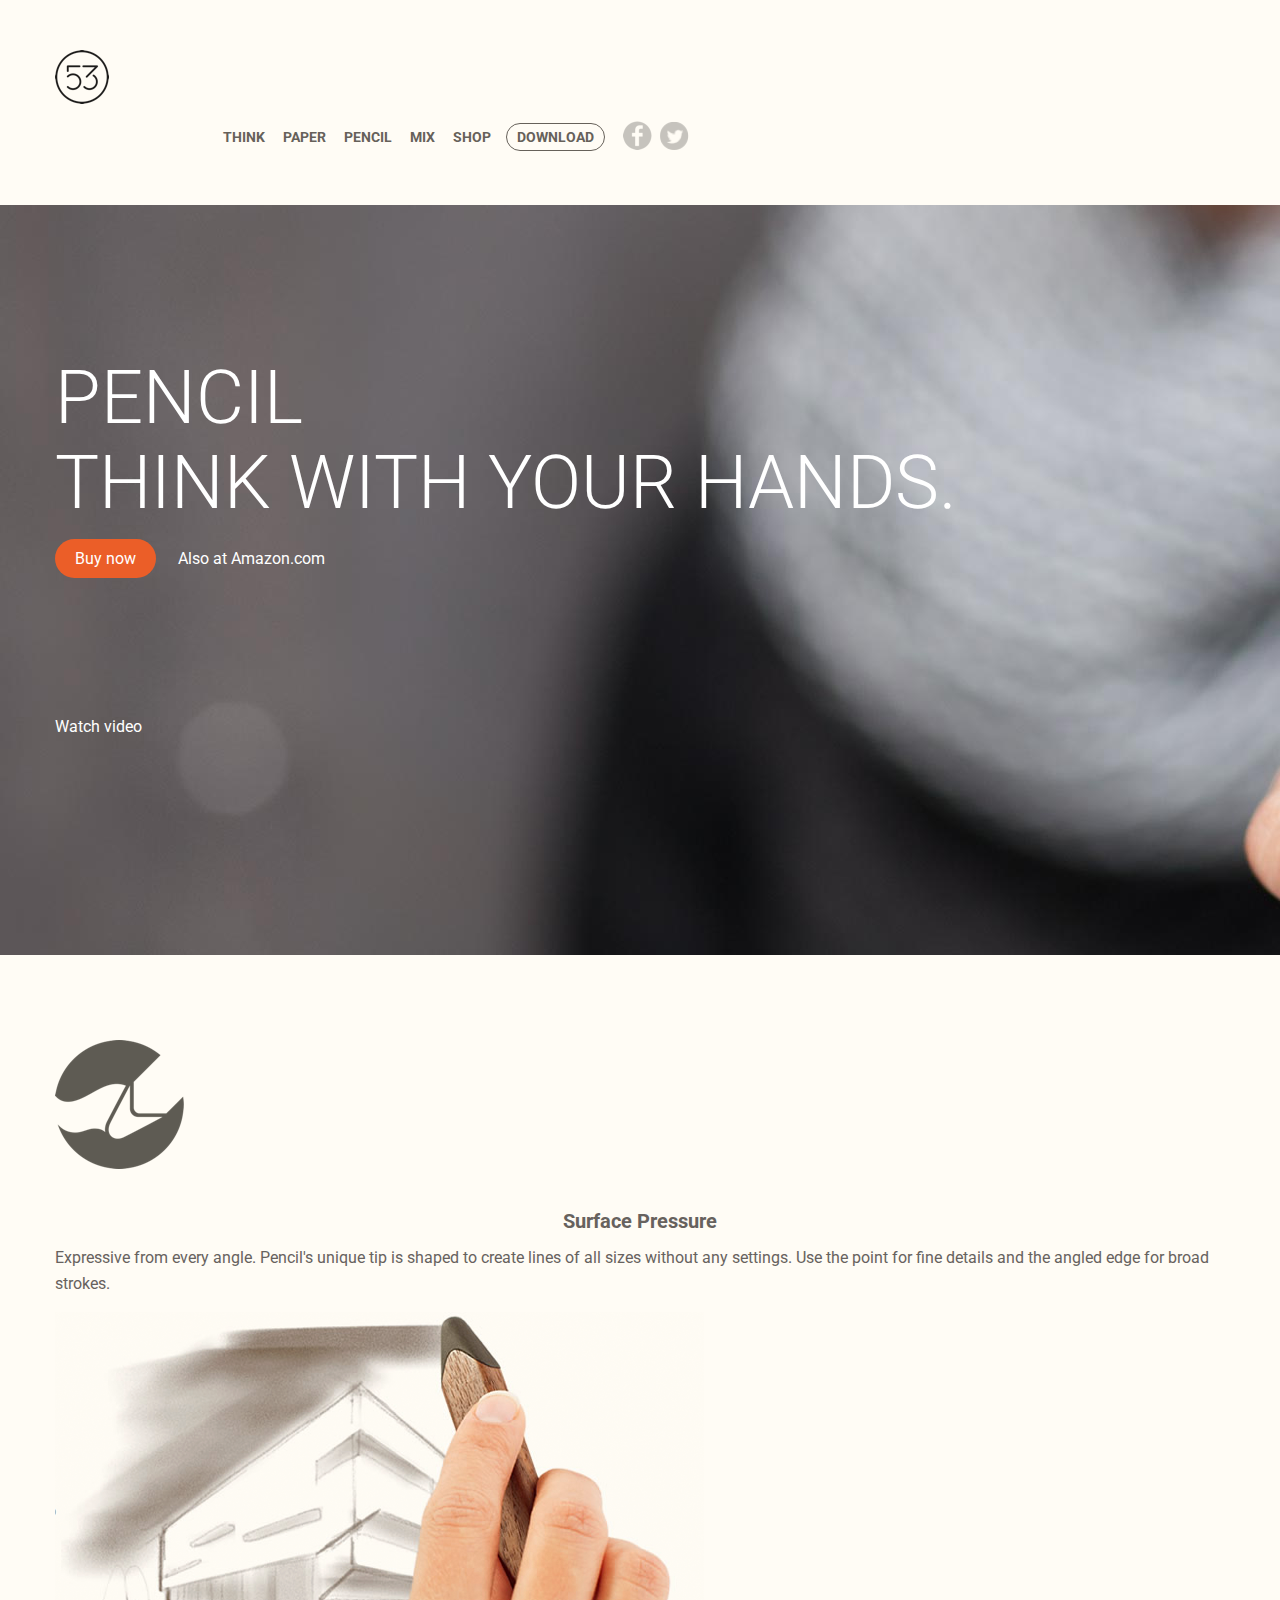
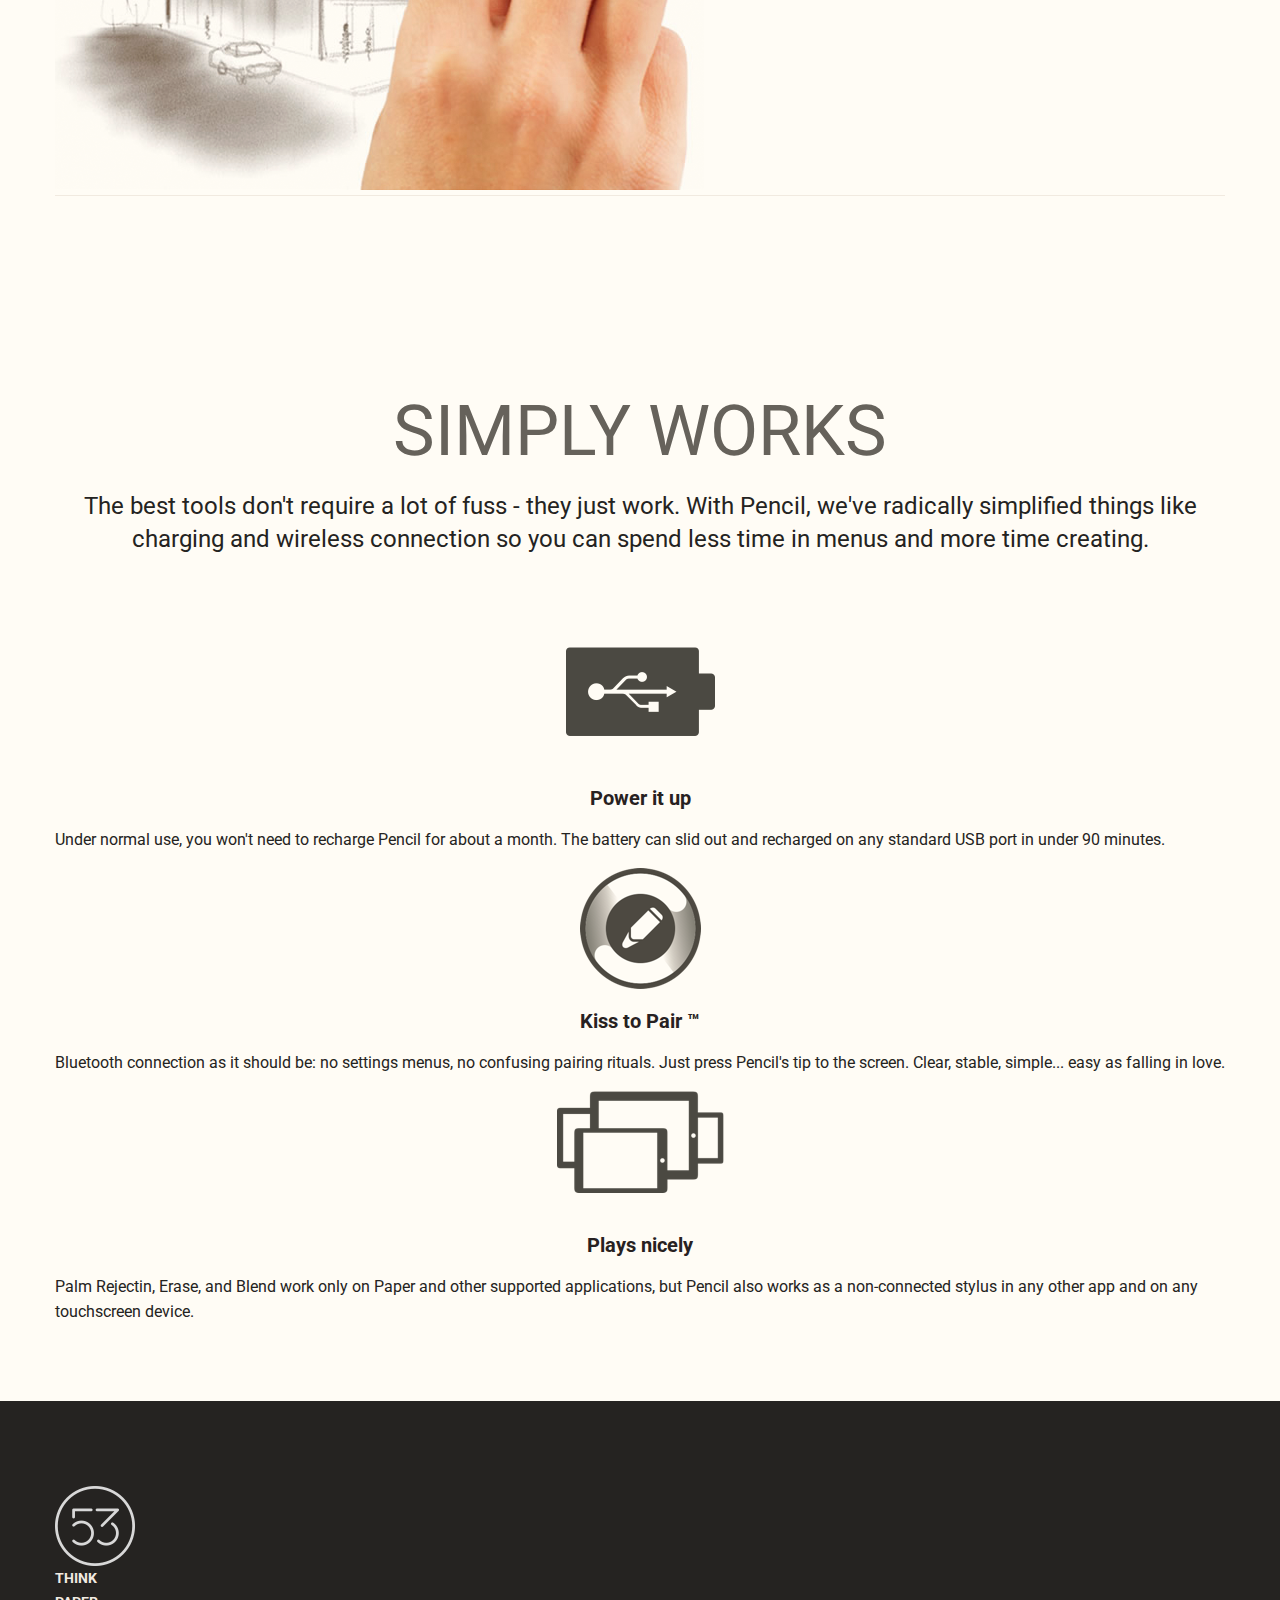
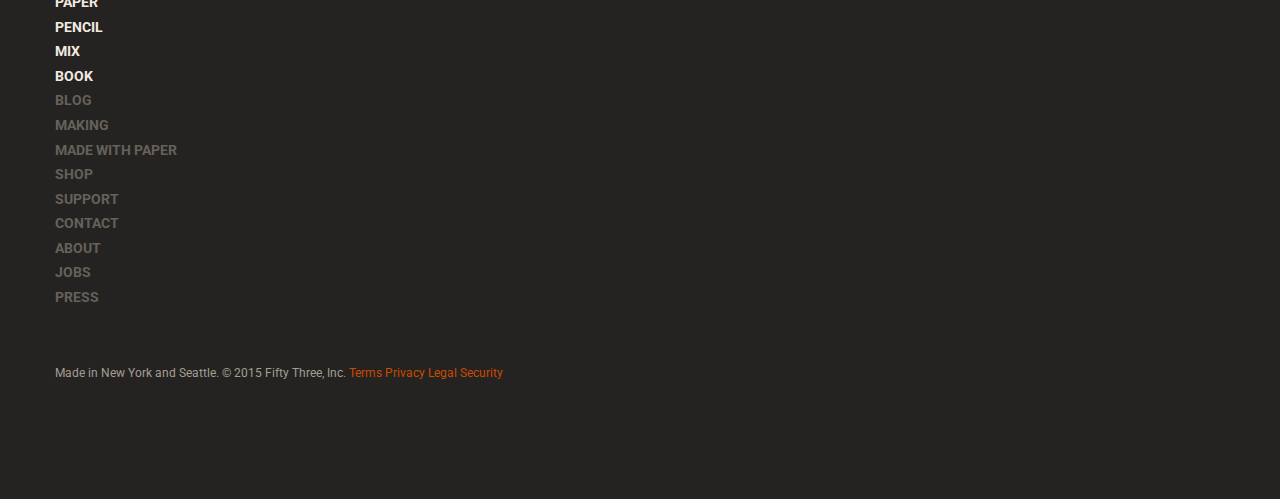
<file: index.html>
<!DOCTYPE html>
<html lang="en">
<head>
	<meta charset="UTF-8">
	<meta name="viewport" content="width=device-width, initial-scale=1.0">
	<title>FiftyThree - Unofficial</title>
	<link rel="stylesheet" href="https://maxcdn.bootstrapcdn.com/bootstrap/4.0.0-beta.2/css/bootstrap.min.css" integrity="sha384-PsH8R72JQ3SOdhVi3uxftmaW6Vc51MKb0q5P2rRUpPvrszuE4W1povHYgTpBfshb" crossorigin="anonymous">
	<link rel="stylesheet" type="text/css" href="style.css">
	<link rel="stylesheet" type="text/css" href="normalize.css">
	<link rel="stylesheet" type="text/css" href="grid.css">
	<link href="https://fonts.googleapis.com/css?family=Roboto:100,100i,300,300i,400,400i,500,500i,700,700i,900,900i" rel="stylesheet">
</head>
<body>

	<header class="container">
		<div class="row">
			<div class="col-sm-4 offset-lg-1">
				<a href="index.html"><img src="logo-53.png" alt="Logo"></a>
			</div>
			<nav class="col-lg-7">
				<ul>
					<li class="added-margin"><a href="interior.html">Think</a></li>
					<li class="added-margin"><a href="#">Paper</a></li>
					<li class="added-margin"><a href="#">Pencil</a></li>
					<li class="added-margin"><a href="#">Mix</a></li>
					<li class="added-margin"><a href="product.html">Shop</a></li>
					<li id="download-link"><a href="#">Download</a></li>
					<li id="facebook-icon"><a href="http://www.facebook.com" target="_blank"><img src="icon-facebook.png" alt="Facebook"></a></li>
					<li id="twitter-icon"><a href="http://www.twitter.com" target="_blank"><img src="icon-twitter.png" alt="Twitter"></a></li>
				</ul>
			</nav>
		</div> <!-- .row -->
	</header>

	<!-- jumbotron -->
	<section class="container-fluid" id="jumbotron">
		<div class="container">
			<div class="row">
				<section class="col-lg-6 offset-md-1">
					<h1>Pencil</br>Think with your hands.</h1>
					<a href="product.html" id="buy-now">Buy now</a>
					<a href="#">Also at Amazon.com</a>
				</section>
			</div> <!-- .row -->
			<div class="row">
				<div class="col-lg-6 offset-md-1" id="watch-video">
					<a href="#">Watch video</a>	
				</div>
			</div> <!-- .row -->
		</div> <!-- .container -->
	</section>

	<!-- surface pressure -->
	<section class="container" id="surface-pressure">
		<div class="row">
			<section class="col-lg-3 offset-md-2">
				<img src="illustration-1.png" alt="Icon of surface pressure">
				<h2>Surface Pressure</h2>
				<p>Expressive from every angle. Pencil's unique tip is shaped to create lines of all sizes without any settings. Use the point for fine details and the angled edge for broad strokes.</p>
			</section>
			<div class="col-lg-7">
				<img src="home-pencil-sketch.png" alt="Pencil product shown drawing a building">
			</div>	
		</div> <!-- .row -->
	</section>

	<!-- simply works -->
	<section class="container" id="simply-works">
		<div class="row">
			<section class="col-sm-12" id="simply-works-header">
				<h1>Simply Works</h1>
				<p>The best tools don't require a lot of fuss - they just work. With Pencil, we've radically simplified things like charging and wireless connection so you can spend less time in menus and more time creating.</p>
			</section>
		</div> <!-- .row -->
		<div class="row" id="simply-works-features">
			<section class="col-md-4 simply-works-icons-adjustment-1">
				<img src="illustration-3.png" alt="Power it up icon">
				<h2>Power it up</h2>
				<p>Under normal use, you won't need to recharge Pencil for about a month. The battery can slid out and recharged on any standard USB port in under 90 minutes.</p>
			</section>
			<section class="col-md-4">
				<img src="illustration-4.png" alt="Kiss to pair icon" id="kiss">			
				<h2>Kiss to Pair &#8482;</h2>
				<p>Bluetooth connection as it should be: no settings menus, no confusing pairing rituals. Just press Pencil's tip to the screen. Clear, stable, simple... easy as falling in love.</p>
			</section>
			<section class="col-md-4 simply-works-icons-adjustment-2">
				<img src="illustration-2.png" alt="Play nicely">				
				<h2>Plays nicely</h2>
				<p>Palm Rejectin, Erase, and Blend work only on Paper and other supported applications, but Pencil also works as a non-connected stylus in any other app and on any touchscreen device.</p>
			</section>
		</div> <!-- .row -->
	</section>

	<footer class="container-fluid">
		<div class="container">
			<div class="row">
				<div class="col-sm-3 offset-md-1">
					<img src="logo-53-footer.png" alt="Pencil 53 logo">
				</div>
				<nav class="col-sm-2 bright">
					<ul>
						<li><a href="#">Think</a></li>
						<li><a href="#">Paper</a></li>
						<li><a href="#">Pencil</a></li>
						<li><a href="#">Mix</a></li>
						<li><a href="#">Book</a></li>
					</ul>
				</nav>
				<nav class="col-sm-2">
					<ul>
						<li><a href="#">Blog</a></li>
						<li><a href="#">Making</a></li>
						<li><a href="#">Made with paper</a></li>
					</ul>
				</nav>
				<nav class="col-sm-2">
					<ul>
						<li><a href="#">Shop</a></li>
						<li><a href="#">Support</a></li>
						<li><a href="#">Contact</a></li>
					</ul>
				</nav>
				<nav class="col-sm-2">
					<ul>
						<li><a href="#">About</a></li>
						<li><a href="#">Jobs</a></li>
						<li><a href="#">Press</a></li>
					</ul>
				</nav>
			</div>
			<div class="row">
				<section class="col-sm-8 offset-md-4 copyright">
					<p>
						Made in New York and Seattle. &copy; 2015 Fifty Three, Inc.
						<a href="#">Terms</a> 
						<a href="#">Privacy</a>
						<a href="#">Legal</a>
						<a href="#">Security</a>
					</p>
				</section>
			</div> <!-- .row -->
		</div> <!-- .container -->
	</footer>

</body>
</html>
</file>
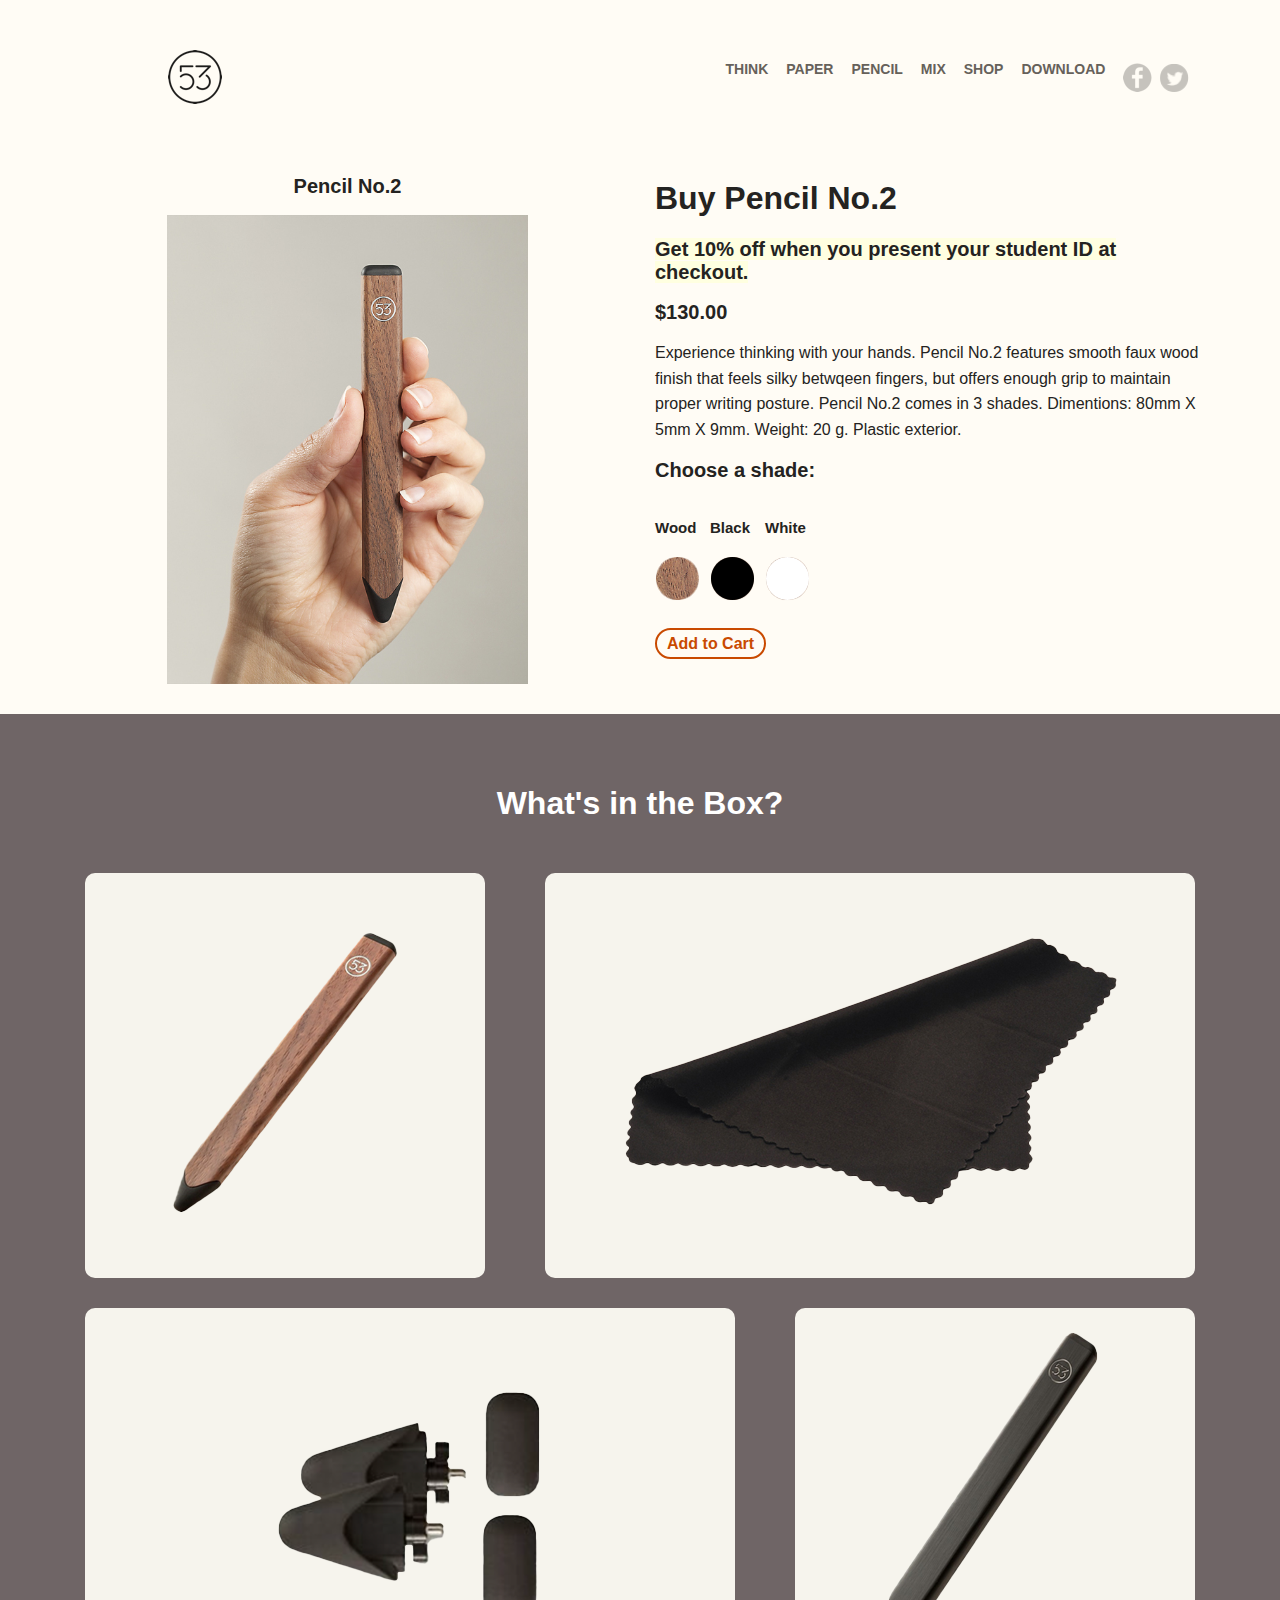
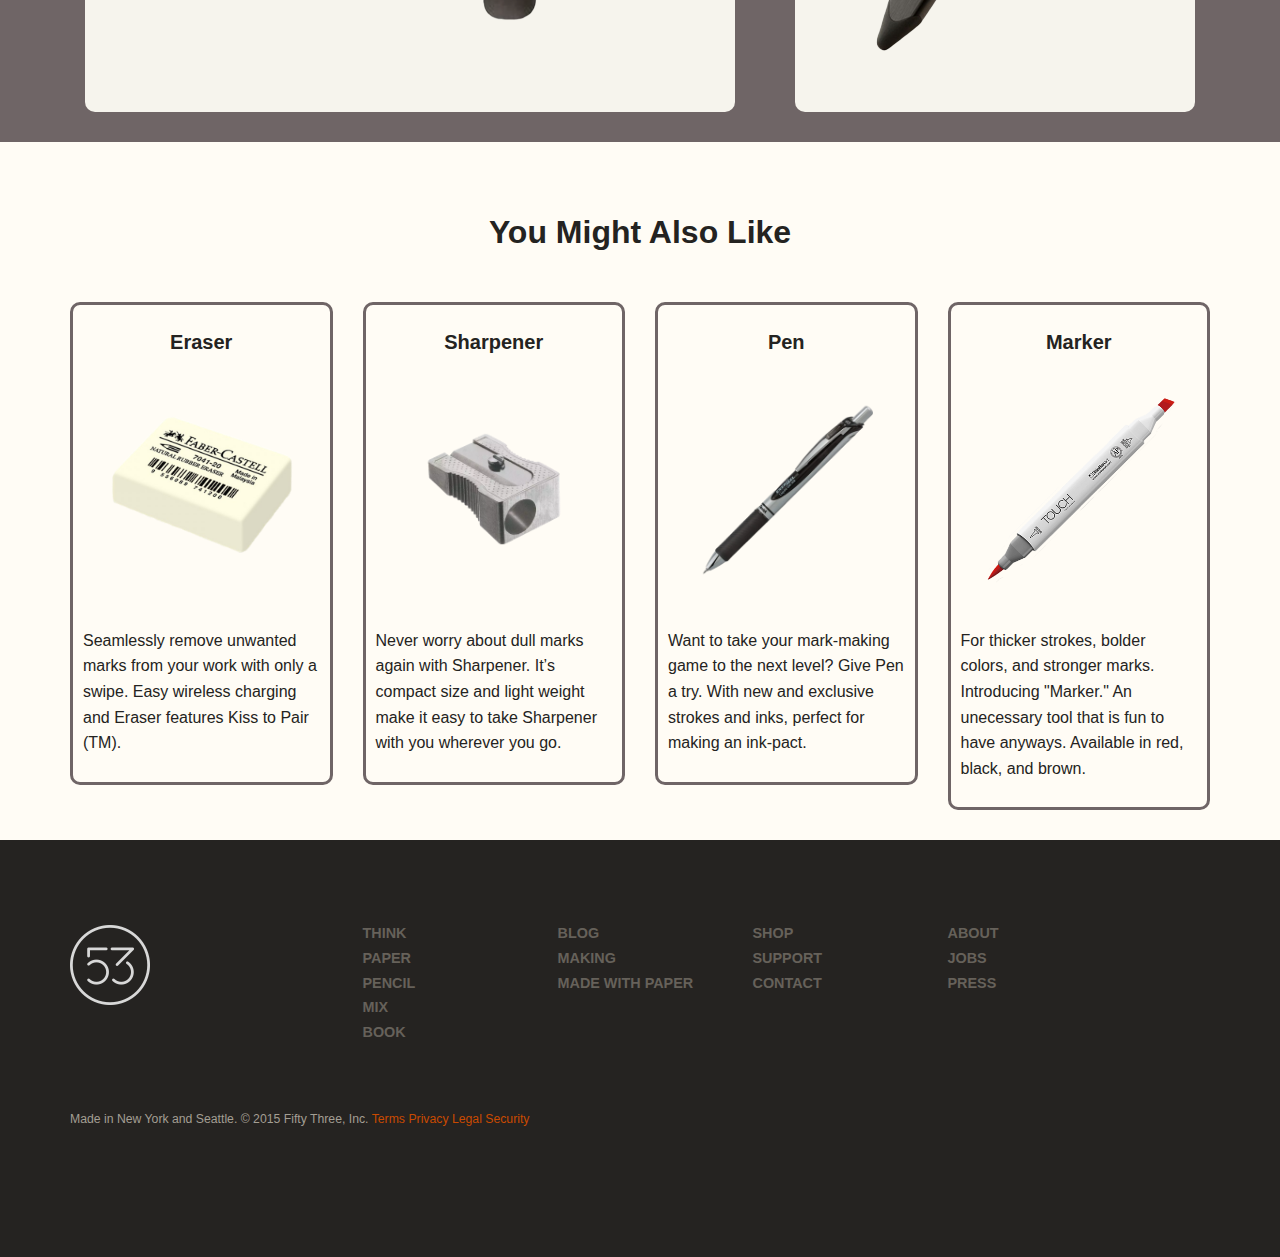
<file: product.html>
<!doctype html>
<html lang="en">
  <head>
    <title>Pencil No.2 Purchase</title>

    <link rel="stylesheet" type="text/css" href="normalize.css">
    <link rel="stylesheet" type="text/css" href="grid.css">
    <link rel="stylesheet" type="text/css" href="style.css">
  </head>
  <body>
    
    <header class="container"> <!-- we want to use good sematic syntax, so we use header instead of the generic <div> -->
      <div class="row"> <!-- this is here to contain everything in the row. we will create a "row" class for this -->
         <div class="col-4 offset-1"> 
          <a href="index.html"> 
            <img src="logo-53.png">
          </a>
        </div>
        <nav class="col-7">
          <ul>
            <li><a href="interior.html">Think</a></li>
             <li><a href="#">Paper</a></li>
             <li><a href="#">Pencil</a></li>
            <li><a href="#">Mix</a></li>
            <li><a href="product.html">Shop</a></li>
            <li id="download"><a href="#">Download</a></li>
            <!-- the "_blank" below here means the link open in a new window -->
             <li id="facebook-icon" class="socials"><a href="http://www.facebook.com" target="_blank"><img src="icon-facebook.png" alt="Facebook"></a></li>
            <li id="twitter-icon" class="socials"><a href="http://www.twitter.com" target="_blank"><img src="icon-twitter.png" alt="Twitter"></a></li>
          </ul>
        </nav>
       </div>
    </header>

 

    <section class="container"> <!-- Purchase Portal Section -->
      <div class="row"> <!-- Left title -->
        <div class="col-6" id="purchase"> <!-- Photo  -->
          <!-- How do I move this photo to the right? using columns distorts the picture. I just used offset. This ok?-->
          <h2>Pencil No.2</h2>
          <img src="53Pencil.jpeg" alt="53Pencil">
        </div>
        <div class="col-6"> <!-- Purchase options/description -->
            <h1>Buy Pencil No.2</h1>
            <h2 id="alignLeft"><span>Get 10% off when you present your student ID at checkout.</span></h2>
            <h2 id="alignLeft">$130.00</h2>
            <p>Experience thinking with your hands. Pencil No.2 features smooth faux wood finish that feels silky betwqeen fingers, but offers enough grip to maintain proper writing posture. Pencil No.2 comes in 3 shades. Dimentions: 80mm X 5mm X 9mm. Weight: 20 g. Plastic exterior.</p>
            <h2 id="alignLeft">Choose a shade:</h2>
            <div class="row"> 
              <div class="color">
                <h4>Wood</h4>
                <img src="WoodTexture.png"> <!--color swatches -->
              </div>
              <div class="color">
                <h4>Black</h4>
                <img src="BlackTexture.png"> <!--color swatches -->
              </div>
              <div class="color">
                <h4>White</h4>
                <img src="WhiteTexture.png"> <!--color swatches -->
              </div>
          </div>
          <pill id="Cart"><a href="#">Add to Cart</a></pill>
      </div>
    </section>



    <div class="row" id="background">
        <section class="container">
          <div class="row">
            <div class="title">
              <h1 id="WhiteText">What's in the Box?</h1>
            </div>
          </div>
          <div class="row"> <!--First row for the top two images-->
            <div class="Set">
              <div class="overlay">
                <h3 class="text">Pencil No.2</h3>
              </div>
              <img src="Pencil.png" alt="Pencil">
            </div>
            <div class="Set">
              <div class="overlay">
                <h3 class="text">Cleaning Cloth</h3>
              </div>
              <img src="Cloth.png" alt="Cloth">
            </div>
          </div> 
          <div class="row"> <!--Second row for the bottom two images-->
            <div class="Set">
              <div class="overlay">
                <h3 class="text">Extra Pencil Tips</h3>
              </div>
              <img src="Tips.png" alt="Tips">
            </div>
            <div class="Set">
              <div class="overlay">
                <h3 class="text">Skin</h3>
              </div>
              <img src="Skin.png" alt="Skin">
            </div>
          </div>
        </section>
    </div>



    <section class="container"> <!-- You Might Also Like -->
      <div class="row">
        <div class="title">
          <h1>You Might Also Like</h1>
        </div>
      </div>
      <div class="row" id="YouMightLike"> <!--This div contains all 3 options -->
        <div class="col-3 YML"> <!-- Each of the options has it's own div for title, photo, and description -->
          <h2>Eraser</h2>
          <img src="Eraser.png" alt="Eraser">
          <p>Seamlessly remove unwanted marks from your work with only a swipe. Easy wireless charging and Eraser features Kiss to Pair (TM).</p>
        </div>
        <div class="col-3 YML">
          <h2>Sharpener</h2>
          <img src="sharpener.png" alt="Sharpener">
          <p>Never worry about dull marks again with Sharpener. It’s compact size and light weight make it easy to take Sharpener with you wherever you go.</p>
        </div>
        <div class="col-3 YML">
          <h2>Pen</h2>
          <img src="Pen.png" alt="Pen">
          <p>Want to take your mark-making game to the next level? Give Pen a try. With new and exclusive strokes and inks, perfect for making an ink-pact. </p>
        </div>
        <div class="col-3 YML">
          <h2>Marker</h2>
          <img src="Marker.png" alt="Marker">
          <p>For thicker strokes, bolder colors, and stronger marks. Introducing "Marker." An unecessary tool that is fun to have anyways. Available in red, black, and brown.</p>
        </div>
      </div>
    </section>


    <footer class="container-fluid"> <!-- Last is the footer. To keep things simple, make sure this section is at the same level of indent as the header -->
      <div class="container">
        <div class="row">
          <div class="col-3">
            <img src="logo-53-footer.png" alt="Pencil 53 logo">
          </div>
          <nav class="col-2"> <!-- There are 4 columns of navigation links -->
            <ul>
              <li><a href="#">Think</a></li>
              <li><a href="#">Paper</a></li>
              <li><a href="#">Pencil</a></li>
              <li><a href="#">Mix</a></li>
              <li><a href="#">Book</a></li>
            </ul>
          </nav>
          <nav class="col-2">
            <ul>
              <li><a href="#">Blog</a></li>
              <li><a href="#">Making</a></li>
              <li><a href="#">Made with paper</a></li>
            </ul>
          </nav>
          <nav class="col-2">
            <ul>
              <li><a href="#">Shop</a></li>
              <li><a href="#">Support</a></li>
              <li><a href="#">Contact</a></li>
            </ul>
          </nav>  
          <nav class="col-2">
            <ul>
              <li><a href="#">About</a></li>
              <li><a href="#">Jobs</a></li>
              <li><a href="#">Press</a></li>
            </ul>
          </nav>
        </div>
        <div class="row"> <!-- include a section for the copyright info -->
          <section class="col-12 copyright">
            <p>
              Made in New York and Seattle. &copy; 2015 Fifty Three, Inc.
              <a href="#">Terms</a> 
              <a href="#">Privacy</a>
              <a href="#">Legal</a>
              <a href="#">Security</a>
            </p>
          </section>
        </div>
      </div>
    </footer>


  </body>
</html>
</file>
<file: style.css>
/**
 * GLOBAL STYLING
 */

/* box model fix */
html {
  box-sizing: border-box;
}
*, *:before, *:after {
  box-sizing: inherit;
}

/* ==========================================================================
   Micro clearfix
   ========================================================================== */

.clearfix:before,
.clearfix:after {
    content: " ";
    display: table;
}

.clearfix:after {
    clear: both;
}

img {
	max-width: 100%;
}

body {
	background-color: #fffcf5; /* ecru */
	font-family: 'Roboto', sans-serif;
	font-size: 16px;
	color: #242321;	
}
body ul{
	list-style-type:  none;
}

p {
	line-height: 160%;
}

h2 {
	font-size: 20px;
	font-weight: bolder;
}

a {
	color: #c94a00; /* orange */
	font-weight: bold;
	text-decoration: none;
}

a:hover {
	color: #a13b00; /* dark orange */
}

/* HEADER STYLING */

header .row {
	margin-top: 25px;
	margin-bottom: 20px;
}

header ul {
	list-style: none;
	margin: 10px 0 0 150px;
	padding: 0;
}

header li {
	float: left;
	margin-left: 18px;
}

header .added-margin {
	margin-top: 10px;
}

header li img {
	margin: 0;
}

header li a {
	color: #66615a; /* brown */
	text-decoration: none;
	text-transform: uppercase;
	font-size: 14px;
}

header li a:hover {
	color: #c94a00; /* orange */
}
header li#download-link {
	margin: 10px 0px 0px 15px;
}
header li#download-link a {
	border: solid 1px #66615a; /* brown border */
	padding: 5px 10px;
	border-radius: 15px;
}
header li#download-link a:hover {
	color: #ffffff; /* white */
	background: #66615a; /* brown */
}

header #facebook-icon {
	margin-top: 3px;
}

header #twitter-icon {
	margin-top: 3px;
	margin-left: 8px;
}

@media only screen and (min-width: 576px) and (max-width: 1200px) {

	header nav ul {
		margin-left: 15px;
	}
}


/* HOME PAGE STYLING */
#jumbotron {
	background-image: url("hero1.jpg");
	background-size: covpxer;
	background-color: #66615a;  /*temporary brown so text shows up */
	height: 750px;
}
#jumbotron h1 {
	margin-top: 150px;
	margin-bottom: 25px;
	color: #ffffff; /* white */
	font-size: 74px;
	text-transform: uppercase;
	font-weight: 300;
}
#jumbotron h1 span {
	font-weight: 700;
}
#jumbotron a {
	color: #ffffff; /* white */
	font-weight: normal;
}
#jumbotron a:hover {
	color: #c94a00; /* orange */
}
#jumbotron a.button {
	color: rgba(255,255,255,0.7); /* white */
	background-color: #ec5e28; /* bright orange */
	padding: 10px;
}
#jumbotron a.button:hover {
	color: #ffffff; /* white */
	background-color: #c94a00; /* orange */
}

a#buy-now {
	padding: 10px 20px 10px 20px;
	border-radius: 20px;
	background-color: #eb5e28;
	margin-right: 18px;
}

a#buy-now:hover {
	background-color: white;
}

#watch-video {
	margin-top: 150px;
	margin-bottom: 50px;
}


/* Surface pressure */

#surface-pressure .row {
	margin-top: 85px;
	border-bottom: 1px solid #f1eae0;
	color: #67625e;
}

#surface-pressure h2 {
	margin-top: 40px;
	margin-bottom: 10px;
	line-height: 80%;
}


/* Simply works */

#simply-works {
	text-align: center;
	margin-bottom: 60px;
}

#simply-works-header {
	margin-bottom: 60px;
}

#simply-works-header p {
	font-size: 150%;
	line-height: 140%;
}

#simply-works h1 {
	margin: 0;
	padding: 0;
	margin-top: 150px;
	margin-bottom: 20px;
	font-size: 70px;
	color: #66625b; /* dark clay */
	text-transform: uppercase;
	font-weight: normal;
	line-height: 1;
}

#simply-works h2 {
	color: #272121;
}

#simply-works-features p   {
	text-align: left;
}

.simply-works-icons-adjustment-1 img {
	padding-bottom: 30px;
}

.simply-works-icons-adjustment-2 img {
	padding-bottom: 20px;
}

@media only screen and (max-width: 767px) {

	#simply-works h2 {
		font-size: 170%;
	}

	#simply-works-features p {
		font-size: 140%;
		text-align: center;
	}

	#simply-works h1 {
		font-size: 410%;
		padding-bottom: 3%;
	}

	#simply-works-features section {
		padding-bottom: 50px;
	}

	#kiss {
		padding-bottom: 20px;
	}

}


/* INTERIOR PAGE STYLING */


/* jumbotron */

#jumbotron-interior {
	background-image: url(../images/hero2.jpg);
	background-size: cover;
	height: 546px;
}

#jumbotron-interior h1 {
	font-size: 53pt;
	text-transform: uppercase;
	color: #ffffff; /* white */
	font-weight: 700;
	margin-top: 191px;
	line-height: 110%
}

#jumbotron-interior h1 span {
	font-weight: 300;
} 

#jumbotron-interior p a {
	font-size: 18px;
	text-transform: uppercase;
	color: #ffffff; /* white */
}

#jumbotron-interior p a:hover {
	color: #a13b00; /* dark orange */
}


/* body copy */

#interior-body-copy ul {
	margin-top: 138px;
}

#interior-body-copy nav li {
	text-transform: uppercase;
	list-style: none;
	padding: 14px 0 14px 10px;
	border-bottom: 1px solid #ec5e28; /* bright orange */
}

#interior-body-copy #why {
	border-top: 1px solid #ec5e28; /* bright orange */
}

#interior-body-copy div {
	margin-top: 87px;
	margin-bottom: 15px;
}

#interior-body-copy span {
	color: #ec5e28; /* bright orange */
	font-weight: bold;
}

#interior-body-copy h2 {
	margin-top: 45px;
	margin-bottom: 28px;
}


/* FOOTER STYLING */
footer {
	background-color: #252321; /* dark grey almost black */
	color: #a39e93; /* ecru */
	padding-top: 35px;
	font-size: 90%;
}
footer ul {
	list-style: none;
	margin: 0;
	padding: 0;
}
footer li {
	margin-bottom: 8px;
}

footer li a {
	color: #66615a; /* brown */
	text-decoration: none;
	text-transform: uppercase;
	font-weight: bold;
}

footer .bright li a {
	color: #f1eae1; /* light ecru */
}

footer li a:hover {
	color: #c94a00; /* orange */
}

.copyright {
	margin-top: 50px;
	margin-bottom: 115px;
	font-size: 85%;
}

.copyright a {
 	font-weight: normal;
 	text-transform: none;
}

@media only screen and (max-width: 575px) {
	footer {
		text-align: center;
	}

	footer img {
		padding-bottom: 15px;
	}
}
/* ================================== */
/* ================================== */
/* ROCHELLE'S ADDITIONS*/
/* ================================== */
/* ================================== */
h4 {
	font-size: 15px;
}
h3 {
	font-size: 25px;
	text-align: center;
}
h2 {
	text-align: center;
}

#pencil {
	text align: left;
	margin-bottom: 60px;
}

#purchase img{
	width: 65%;
	display: block; /*since <img> tag is an inline element, we need to convert it to a block for the margin to have an impact*/
	margin: auto;

}
#YouMightLike img{
	width: 250px;
}

#YouMightLike p{
	text-align: left;
	font-size: 1rem;
}
.Set{
	float: left;
	text-align: center;
	display: block; 
	margin: 0px 30px;	
	background-color: #F6F4ED;
	border-radius: 10px;
	position: relative;
}

.color {
	float: left;
	margin-right: 10px;
}

.row h1 h3{
	text-align: center;
}

#background {
	background-color: #6f6566;
}

.pill {
	font-size: 15px;
	text-align: left;
}

#Cart a {
	border: solid 2px #c94a00;
	padding: 5px 10px;
	border-radius: 16px;
}

.YML {
	border: solid;
	padding: 10px;
	border-radius: 10px;
	border-width: 3px;
	border-color: #6f6566;
}

#Cart a:hover {
	color: white;
	background-color: #c94a00;
}

.title {
	text-align: center;
}

#alignLeft {
	text-align: left;
}

#sectionbackg {
	background-color: white;
}

span {
	background-color: lightyellow;
}

.overlay{
	top: 0;
	bottom: 0;
	left: 0;
	right: 0;
	height: 100%;
	width: 100%;
	opacity: 0;
	transition: .5s ease;
	background-color: #midnightblue;
}
.Set:hover .overlay {
	opacity: 1;
}

.text {
	color: black;
	font-size: 25px;
	position: absolute;
	top: 5%;
	left: 50%;
	-webkit-transform:  translate(-50%, -50%);
	-ms-transform:  translate(-50%, -50%);
	transform: translate(-50%, -50%);
	text-align: center;
}

#WhiteText {
	color: #fff;
}
</file>
<file: grid.css>
/* This will be our new hand-coded grid file */

/*+++++++++++++++++++
FLOAT FIX */
.row:before,
.row:after {
	content: " ";
	display: table;
}
.row:after {
	clear: both;
}

/*+++++++++++++++++++*/

.container {
	width:  1170px;
	margin-top: 50px;
	margin-bottom: 0px;
	margin-left: auto;
	margin-right: auto;
	/*background-color: #ccc;*/
}

.container-fluid {
	width: 100%;
	/* background-color: lightblue; */
}

.row {
	margin-bottom: 30px;
	 /*background-color: pink;*/
}


.container-fluid .row {
	width: 1170px;
	margin: 0 auto;
	/* background-color: lightGreen; */
}

.col-1 {
	width: 67.5px;
	margin: 0 15px;
	/* background-color: peachpuff; */
	float: left;
}

.col-2 {
	width: 165px;
	margin: 0 15px;
	/* background-color: peachpuff; */
	float: left;
}

.col-3 {
	width: 262.5px;
	margin: 0 15px;
	/* background-color: peachpuff; */
	float: left;
}

.col-4 {
	width: 360px;
	margin: 0 15px;
	/* background-color: peachpuff; */
	float: left;
}

.col-5 {
	width: 457.5px;
	margin: 0 15px;
	/* background-color: peachpuff; */
	float: left;
}

.col-6 {
	width: 555px;
	margin: 0 15px;
	/* background-color: peachpuff; */
	float: left;
}

.col-7 {
	width: 652.5px;
	margin: 0 15px;
	/* background-color: peachpuff; */
	float: left;
}
.col-8 {
	width: 750px;
	margin: 0 15px;
	/* background-color: peachpuff; */
	float: left;
}

.col-9 {
	width: 847.5px;
	margin: 0 15px;
	/* background-color: peachpuff; */
	float: left;
}

.col-10 {
	width: 945px;
	margin: 0 15px;
	/* background-color: peachpuff; */
	float: left;
}

.col-11 {
	width: 1042.5px;
	margin: 0 15px;
	/* background-color: peachpuff; */
	float: left;
}

.col-12 {
	width: 1140px;
	margin: 0 15px;
	/* background-color: peachpuff; */
	float: left;
}

/* The offset classes to shift things over 
create offset class by calculating ([number of columns to shift] X [the width of the column]) + margin of 15px
*/

.offset-1 {
	margin-left: 112.5px;
}

.offset-2 {
	margin-left: 210px;
}

.offset-3 {
	margin-left: 307.5px;
}

.offset-4 {
	margin-left: 405px;
}

.offset-5 {
	margin-left: 502.5px;
}

.offset-6 {
	margin-left: 600px;
}
</file>
